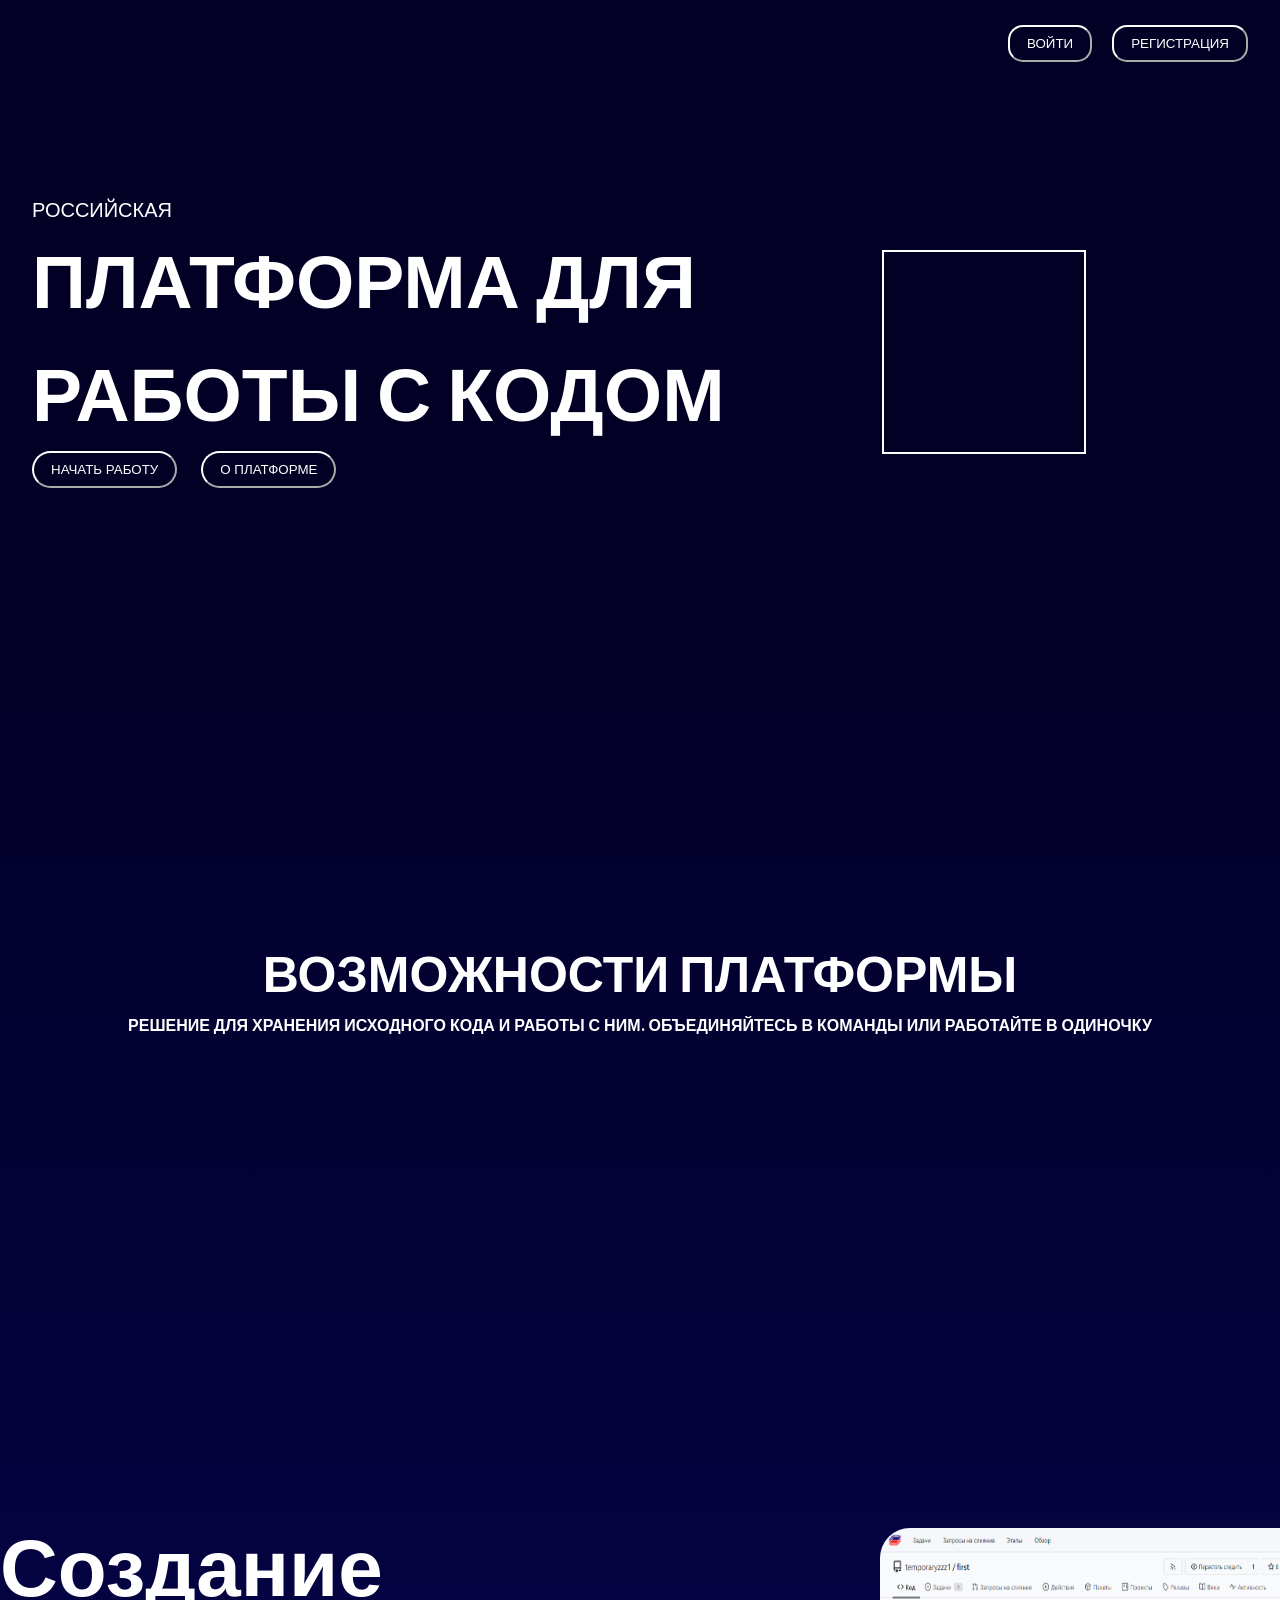
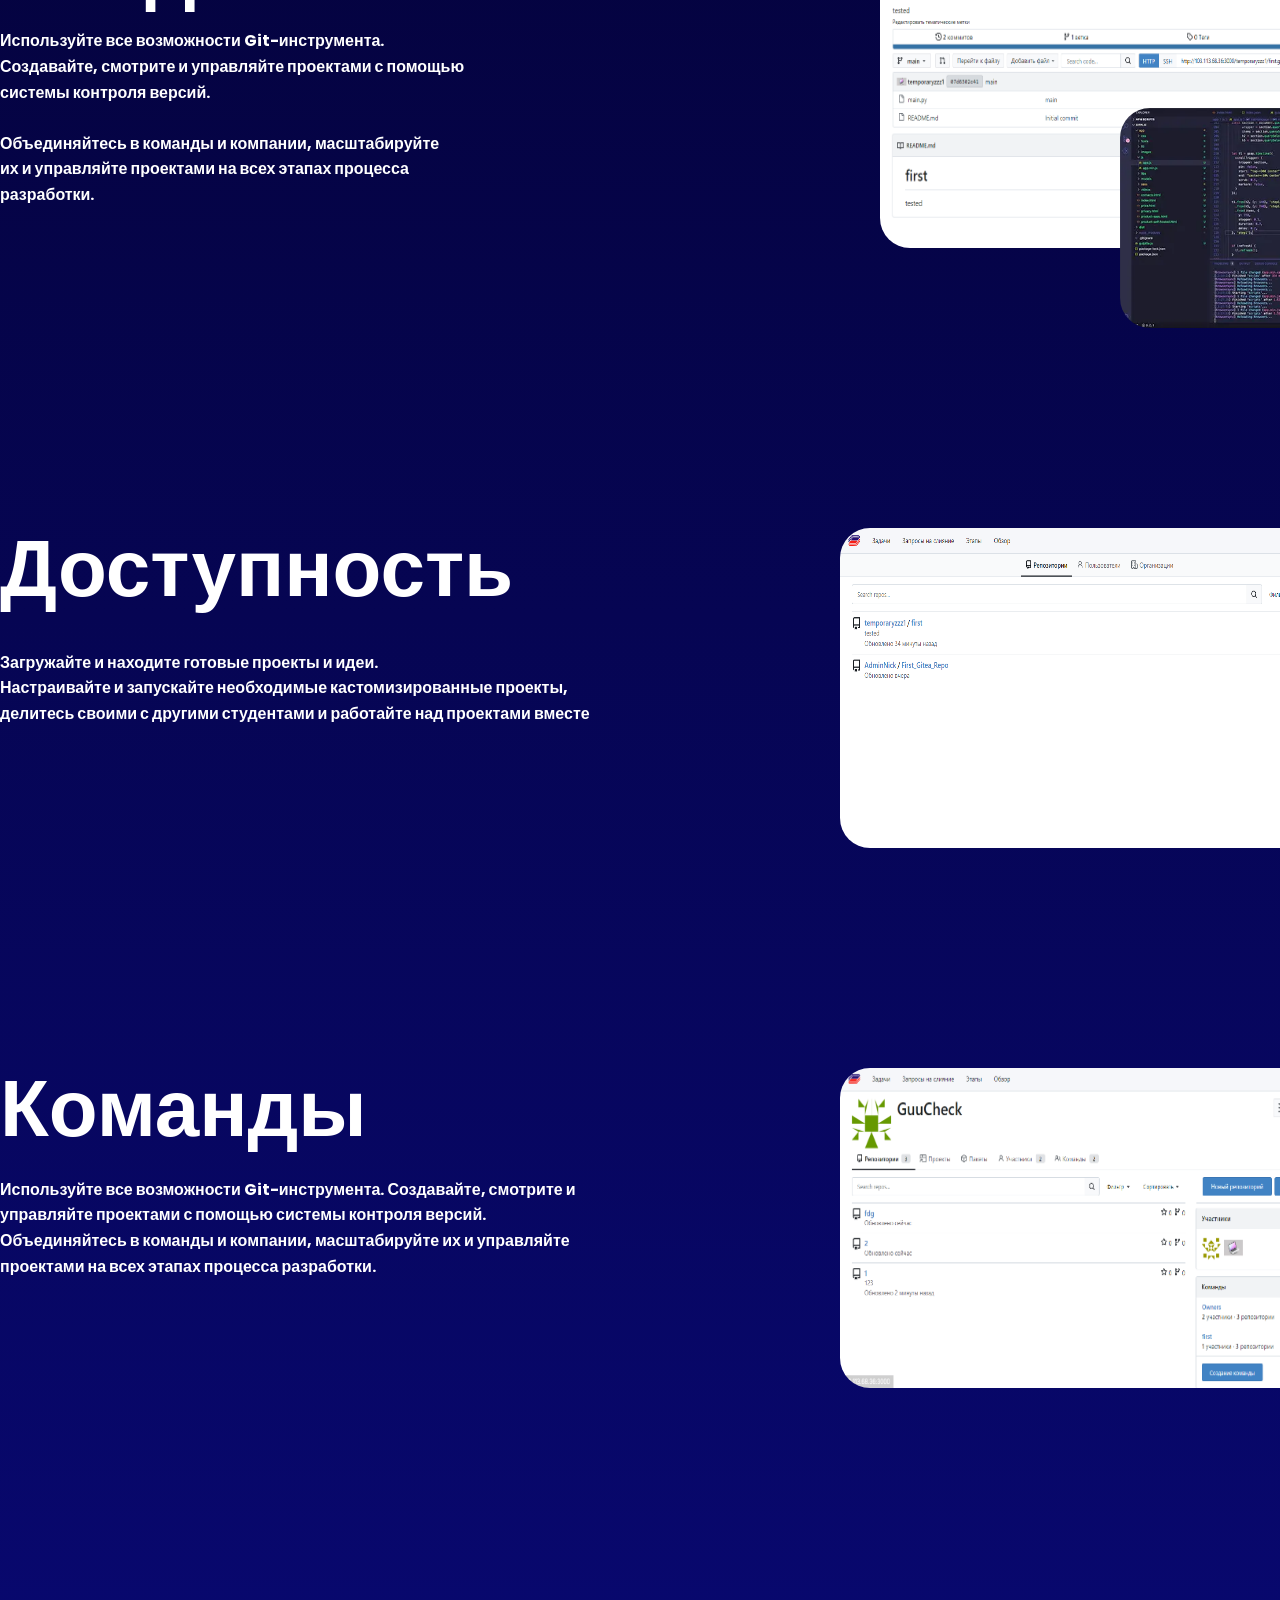
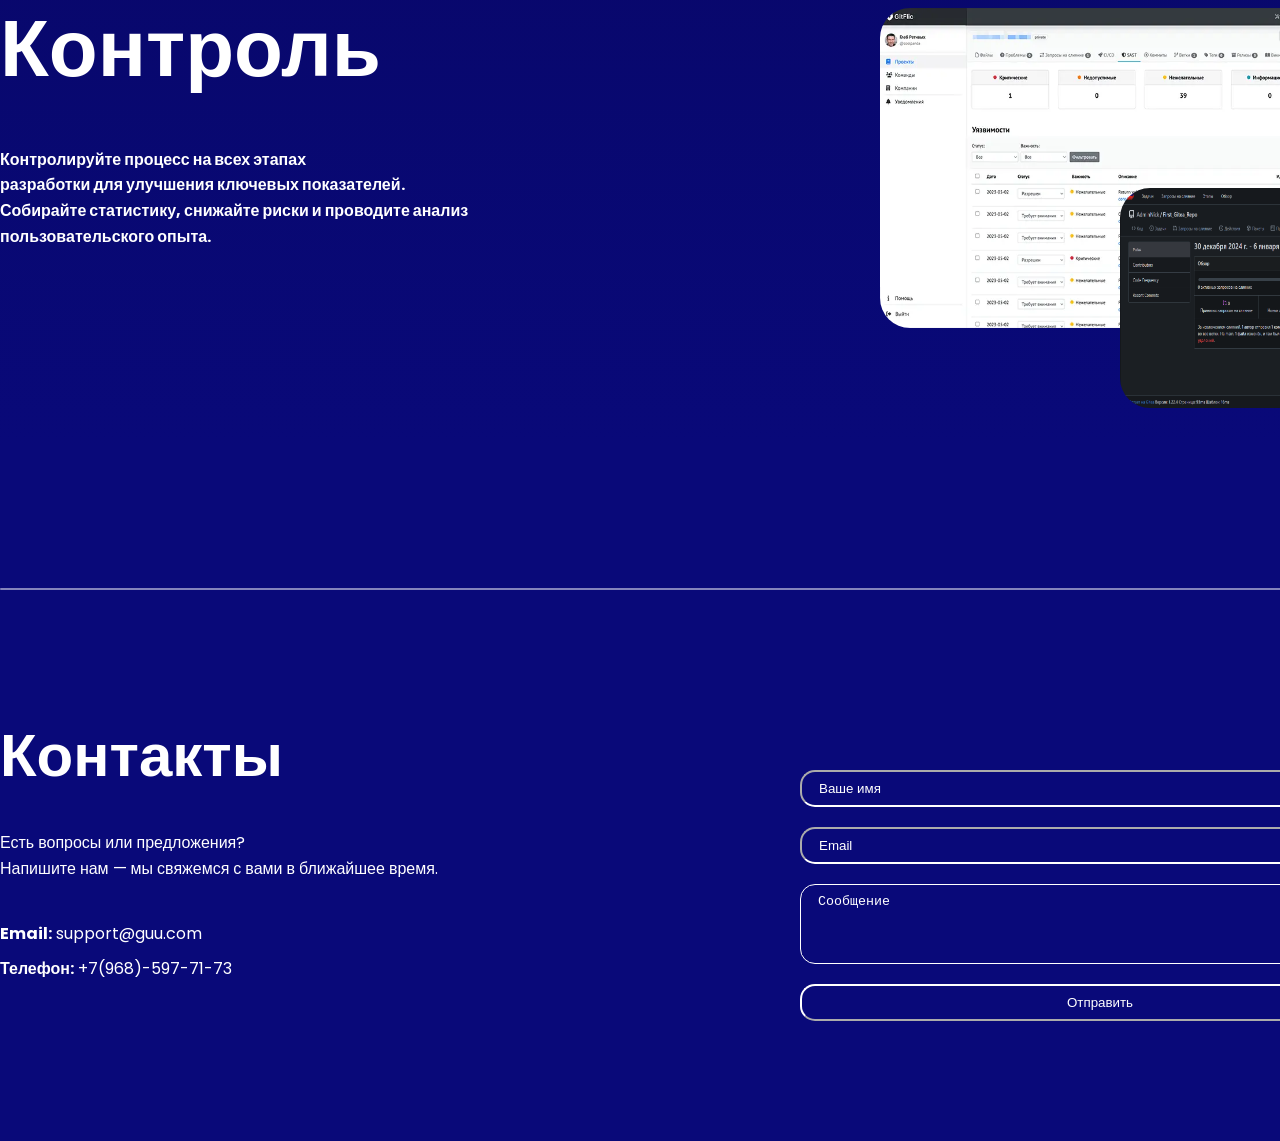
<file: html/index.html>
<!DOCTYPE html>
<html lang="en">
<head>
  <meta charset="UTF-8">
  <meta name="description" content="SUM GIT — российская платформа для работы с кодом. Создавайте репозитории, объединяйтесь в команды и управляйте проектами.">
  <link rel="stylesheet" href="/css/font.css">
  <link rel="stylesheet" href="/css/main.css">
  <link rel="stylesheet" href="/css/cube.css">
  <link rel="icon" type="image/png" href="/img/logo GUU.svg">
  <link rel="icon" type="image/svg+xml" href="/img/logo GUU.svg">
  <link rel="apple-touch-icon" href="/img/logo GUU.svg">
  <title>SUM GIT</title>
</head>
<body>
  <div class="wrapper">
    <header class="conteiner"> 
      <!--<span class="logo" href="">GIT SUM <img src="/img/logo GUU.svg" class="logoimg"></span> -->
      <nav>
          <ul>
            <a href="/html/login.html"> <button class="btn btnreg">ВОЙТИ</button> </a>
            <a href="/html/reg.html"> <button class="btn btnreg">РЕГИСТРАЦИЯ</button> </a>
            <!--
            <li class="btn"><a href="">ВОЙТИ</a></li>
            <li class="btn"><a href="">РЕГИСТРАЦИЯ</a></li>
            -->
          </ul>
      </nav>
    </header>

    <div class="hero conteiner"> 
      <div class="hero--info">
        <h5 >РОССИЙСКАЯ</h5>
        <h1>ПЛАТФОРМА  ДЛЯ РАБОТЫ С КОДОМ</h1>
        <a class="a_btnmain" href="/html/login.html"> <button class="btn btnmain">НАЧАТЬ РАБОТУ</button>  </a>
        <a class="a_btnmain" href="#description"> <button class="btn btnmain" >О ПЛАТФОРМЕ</button>  </a>
      </div>
      <!--<img src="/img/Git-logo-black.svg.png" alt="">
    -->
        <div class="cube">
          <div class="top"></div>
          <div class="right"></div>
          <div class="bottom"></div>
          <div class="left"></div>
          <div class="front"></div>
          <div class="back"></div>
        </div>
        <!--<div class="block_title" id="description">
          <h3>ВОЗМОЖНОСТИ ПЛАТФОРМЫ</h3>
          <div class="block_title-list">
          <h2>Решение для хранения исходного кода и работы с ним. Объединяйтесь в команды или работайте в одиночку </h2>
          </div> 
        </div> -->
      </div>
      <div class="container-content" id="description">
      <h3>ВОЗМОЖНОСТИ ПЛАТФОРМЫ</h3>
      <h4>Решение для хранения исходного кода и работы с ним. Объединяйтесь в команды или работайте в одиночку</h4>
      </div>
      <div class="container-list">
      <div class="about_block_title">
        <h1>Создание</h1>
      </div>
      <div class="about_block_list">
        <h4>
          Используйте все возможности Git-инструмента. <br>
          Создавайте, смотрите и управляйте проектами с помощью <br>
          системы контроля версий.<br><br>
          Объединяйтесь в команды и компании, масштабируйте <br>
          их и управляйте проектами на всех этапах процесса <br>
          разработки.
        </h4>
        <div class="images-group">
          <img src="/img/repository.png" width="520" height="320">
          <img src="/img/code.png" width="340" height="220">
        </div>
      </div>
      <div class="about_block_title">
        <h1>Доступность</h1>
      </div>
          <div class="about_block_list"> 
        <h4>
          Загружайте и находите готовые проекты и идеи. <br> Настраивайте и запускайте необходимые кастомизированные проекты, делитесь своими с другими студентами и работайте над проектами вместе
        </h4>
        <div class="images-group single">
            <img src="/img/observer.png" width="520px" height="320px" style=" border-radius: 30px;">
        </div>
      </div>
      <div class="about_block_title">
        <h1>Команды</h1>
      </div>
      <div class="about_block_list"> 
        <h4>
          Используйте все возможности Git-инструмента. Создавайте, смотрите и управляйте проектами с помощью системы контроля версий. <br> Объединяйтесь в команды и компании, масштабируйте их и управляйте проектами на всех этапах процесса разработки.
        </h4>
         <div class="images-group single">
            <img src="/img/org.png" width="520px" height="320px" style="border-radius: 30px;">
        </div>
      </div>
       <div class="about_block_title">
        <h1>Контроль</h1>
      </div>
      <div class="about_block_list"> 
        <h4>
          Контролируйте процесс на всех этапах <br> разработки для улучшения ключевых показателей. <br> Собирайте статистику, снижайте риски и проводите анализ пользовательского опыта.
        </h4>
      <div class="images-group">
            <img src="/img/defend.png" width="520px" height="320px" style="border-radius: 30px;">
            <img src="/img/activity.png" width="340px" height="220px" style="border-radius: 30px;">
      </div>
    </div>
    <hr class="divider">
  </div>
    <footer>
      <section class="contacts">
        <div class="contacts-container">
          <div class="contacts-left">
            <h2>Контакты</h2>
            <p>
              Есть вопросы или предложения? <br>
              Напишите нам — мы свяжемся с вами в ближайшее время.
            </p>
            <div class="contact-info">
              <div>
                <strong>Email:</strong>
                <span>support@guu.com</span>
              </div>
              <div>
                <strong>Телефон:</strong>
                <span>+7(968)-597-71-73</span>
              </div>
            </div>
          </div>
          <div class="contacts-right">
            <form class="contact-form" action="">
              <input type="text" placeholder="Ваше имя" required>
              <input type="email" placeholder="Email" required>
              <textarea placeholder="Сообщение" rows="4" required></textarea>
              <button type="submit">Отправить</button>
            </form>
          </div>
        </div>
      </section>
    </footer>
  </div>
  <script src="/scripts/main.js?v=2"></script>
</body>
</html>
</file>
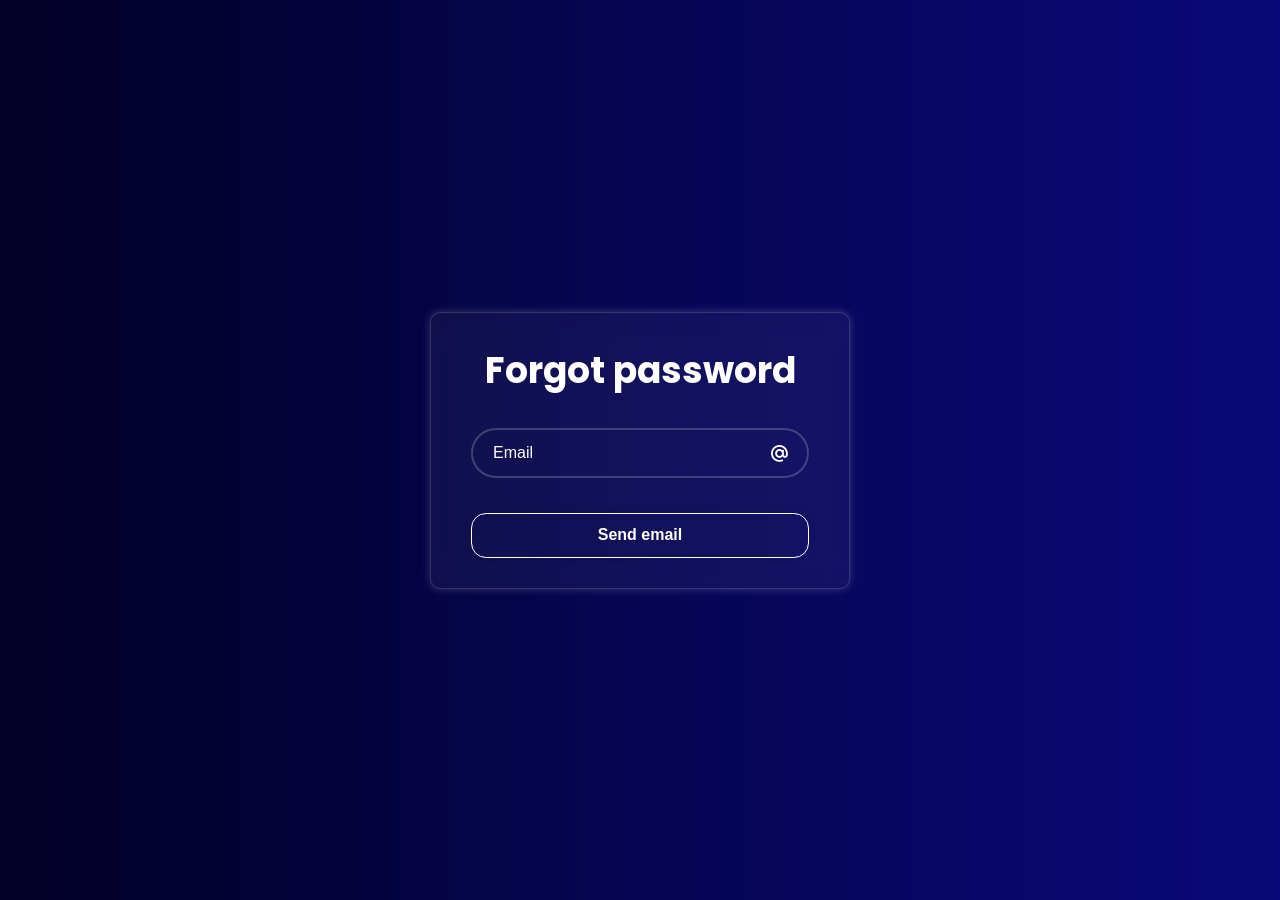
<file: html/forgot_password.html>
<!DOCTYPE html>
<html lang="en">
<head>
  <meta charset="UTF-8">
  <meta name="viewport" content="width=device-width, initial-scale=1.0">
  <link rel="stylesheet" href="/css/font.css">
  <link rel="stylesheet" href="/css/auth.css">
  <link rel="stylesheet" href="https://unpkg.com/boxicons@2.1.4/css/boxicons.min.css">
  <link rel="icon" type="image/png" href="/img/logo GUU.svg">
  <link rel="icon" type="image/svg+xml" href="/img/logo GUU.svg">
  <link rel="apple-touch-icon" href="/img/logo GUU.svg">
  <title>Forgot password</title>
</head>
<body>
  <div class="wrapper">
    <form action="">
    <h1>Forgot password</h1>
      <div class="input_box">
        <input type="email" placeholder="Email" required>
        <i class='bx bx-at'></i>
      </div>
      <button type="submit" class="btn">Send email</button>
    </form>
  </div>
  <script src="/scripts/main.js"></script>
</body>
</html>
</file>
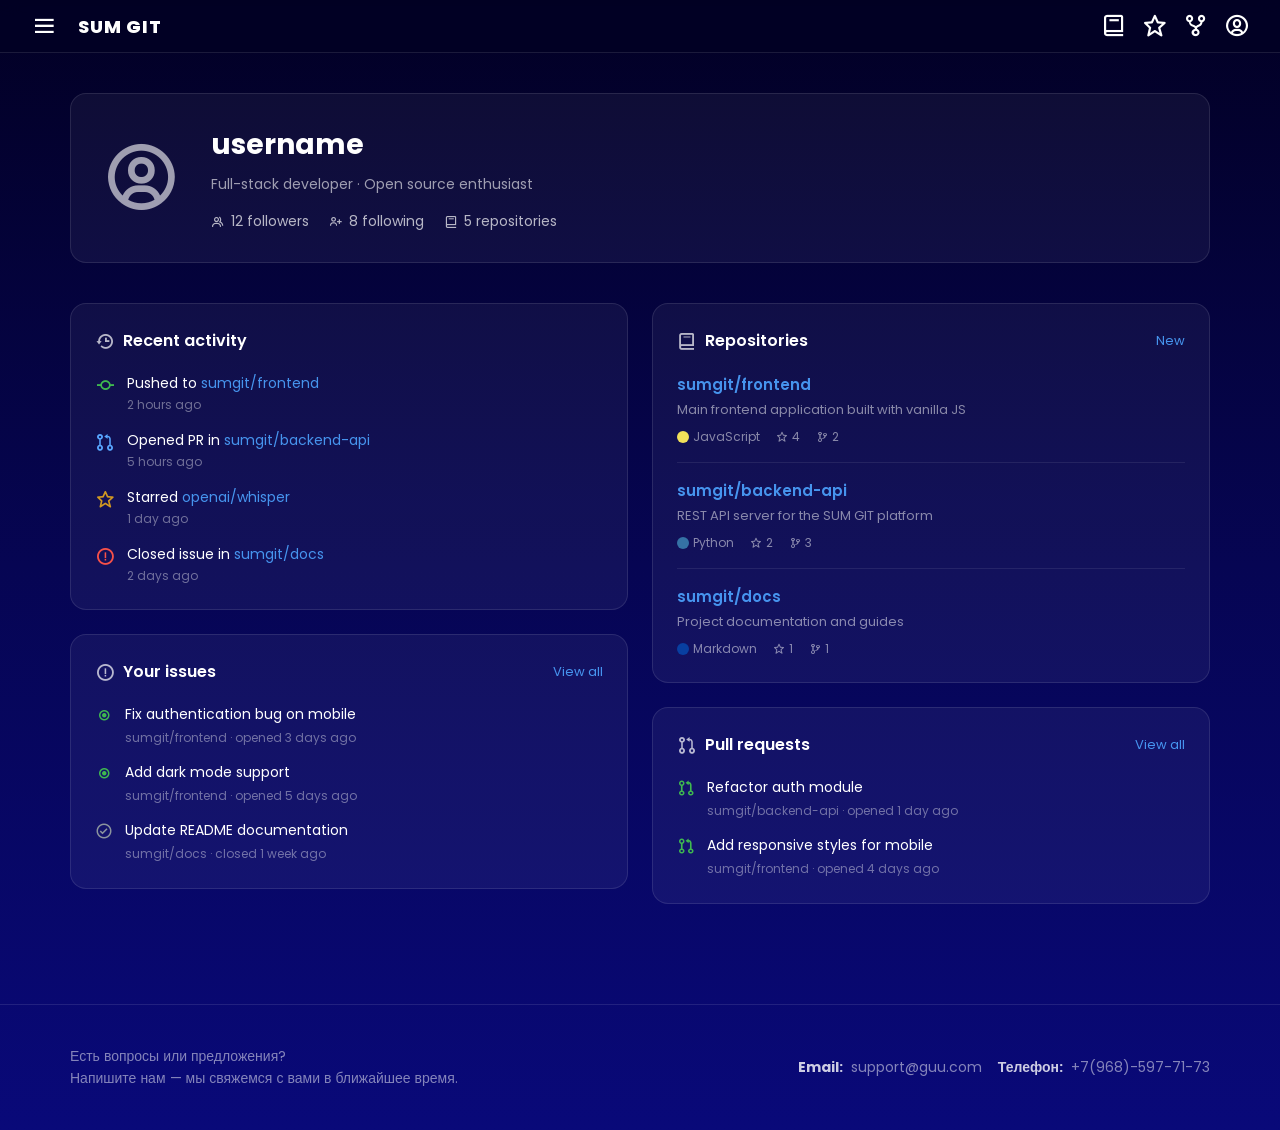
<file: html/lk.html>
<!DOCTYPE html>
<html lang="en">
<head>
  <meta charset="UTF-8">
  <meta name="viewport" content="width=device-width, initial-scale=1.0">
  <link rel="stylesheet" href="/css/font.css">
  <link rel="stylesheet" href="/css/lk.css"> 
  <link href="https://unpkg.com/boxicons@2.1.4/css/boxicons.min.css" rel="stylesheet">
  <link rel="icon" type="image/svg+xml" href="/img/logo GUU.svg">
  <link rel="apple-touch-icon" href="/img/logo GUU.svg">
  <title>LK</title>
</head>
<body>
  <div class="wrapper">
    <aside class="sidebar" id="sidebar">
      <div class="sidebar-header">
        <button class="close-btn" id="closeMenu"><i class="bx bx-x"></i></button>
      </div>
      <nav class="sidebar-nav">
        <a href="#" class="sidebar-item"><i class="bx bx-home-alt"></i> Home</a>
        <a href="#" class="sidebar-item"><i class="bx bx-error-circle"></i> Issues</a>
        <a href="#" class="sidebar-item"><i class="bx bx-git-pull-request"></i> Pull requests</a>
        <a href="#" class="sidebar-item"><i class="bx bx-book"></i> Repositories</a>
        <a href="#" class="sidebar-item"><i class="bx bx-git-repo-forked"></i> Projects</a>
      </nav>
      <div class="sidebar-section">
        <h4>Top repositories</h4>
        <a href="#" class="sidebar-item small"><i class="bx bx-book-alt"></i> sumgit/frontend</a>
        <a href="#" class="sidebar-item small"><i class="bx bx-book-alt"></i> sumgit/backend-api</a>
        <a href="#" class="sidebar-item small"><i class="bx bx-book-alt"></i> sumgit/docs</a>
      </div>
    </aside>


    <header class="container">
      <div class="header-left">
        <button class="menu-btn" id="openMenu"><i class="bx bx-menu" id="menuIcon"></i></button>
        <span class="logo-text">SUM GIT</span>
      </div>
      <div class="header-right">
        <ul>
          <li><a href="#" class="repositories_btn" title="Repositories"><i class="bx bx-book"></i></a></li>
          <li><a href="#" class="favoriets_btn" title="Favoriets"><i class="bx bx-star"></i></a></li>
          <li><a href="#" class="projects_btn" title="Projects"><i class="bx bx-git-repo-forked"></i></a></li>
          <li><a href="#" class="user_btn" title="Profile"><i class="bx bx-user-circle"></i></a></li>
        </ul>
      </div>
    </header>

    <div class="overlay" id="overlay"></div>

    
    <main class="main-content">

      <!-- ПРОФИЛЬ -->
      <section class="profile-section">
        <div class="profile-card">
          <div class="avatar">
            <i class="bx bx-user-circle"></i>
          </div>
          <div class="profile-info">
            <h2>username</h2>
            <p class="profile-bio">Full-stack developer · Open source enthusiast</p>
            <div class="profile-stats">
              <span><i class="bx bx-group"></i> 12 followers</span>
              <span><i class="bx bx-user-plus"></i> 8 following</span>
              <span><i class="bx bx-book"></i> 5 repositories</span>
            </div>
          </div>
        </div>
      </section>

      <!-- АКТИВНОСТЬ -->
      <section class="content-grid">

        <!-- Левая колонка -->
        <div class="col-left">

          <div class="card">
            <div class="card-header">
              <h3><i class="bx bx-history"></i> Recent activity</h3>
            </div>
            <ul class="activity-list">
              <li class="activity-item">
                <i class="bx bx-git-commit text-green"></i>
                <div>
                  <span class="activity-text">Pushed to <a href="#">sumgit/frontend</a></span>
                  <span class="activity-time">2 hours ago</span>
                </div>
              </li>
              <li class="activity-item">
                <i class="bx bx-git-pull-request text-blue"></i>
                <div>
                  <span class="activity-text">Opened PR in <a href="#">sumgit/backend-api</a></span>
                  <span class="activity-time">5 hours ago</span>
                </div>
              </li>
              <li class="activity-item">
                <i class="bx bx-star text-yellow"></i>
                <div>
                  <span class="activity-text">Starred <a href="#">openai/whisper</a></span>
                  <span class="activity-time">1 day ago</span>
                </div>
              </li>
              <li class="activity-item">
                <i class="bx bx-error-circle text-red"></i>
                <div>
                  <span class="activity-text">Closed issue in <a href="#">sumgit/docs</a></span>
                  <span class="activity-time">2 days ago</span>
                </div>
              </li>
            </ul>
          </div>

          <div class="card">
            <div class="card-header">
              <h3><i class="bx bx-error-circle"></i> Your issues</h3>
              <a href="#" class="card-link">View all</a>
            </div>
            <ul class="issue-list">
              <li class="issue-item open">
                <i class="bx bx-radio-circle-marked"></i>
                <div>
                  <a href="#">Fix authentication bug on mobile</a>
                  <span class="issue-meta">sumgit/frontend · opened 3 days ago</span>
                </div>
              </li>
              <li class="issue-item open">
                <i class="bx bx-radio-circle-marked"></i>
                <div>
                  <a href="#">Add dark mode support</a>
                  <span class="issue-meta">sumgit/frontend · opened 5 days ago</span>
                </div>
              </li>
              <li class="issue-item closed">
                <i class="bx bx-check-circle"></i>
                <div>
                  <a href="#">Update README documentation</a>
                  <span class="issue-meta">sumgit/docs · closed 1 week ago</span>
                </div>
              </li>
            </ul>
          </div>

        </div>

        <!-- Правая колонка -->
        <div class="col-right">

          <div class="card">
            <div class="card-header">
              <h3><i class="bx bx-book"></i> Repositories</h3>
              <a href="#" class="card-link">New</a>
            </div>
            <ul class="repo-list">
              <li class="repo-item">
                <div class="repo-info">
                  <a href="#" class="repo-name">sumgit/frontend</a>
                  <p class="repo-desc">Main frontend application built with vanilla JS</p>
                  <div class="repo-meta">
                    <span class="repo-lang"><span class="lang-dot js"></span>JavaScript</span>
                    <span><i class="bx bx-star"></i> 4</span>
                    <span><i class="bx bx-git-branch"></i> 2</span>
                  </div>
                </div>
              </li>
              <li class="repo-item">
                <div class="repo-info">
                  <a href="#" class="repo-name">sumgit/backend-api</a>
                  <p class="repo-desc">REST API server for the SUM GIT platform</p>
                  <div class="repo-meta">
                    <span class="repo-lang"><span class="lang-dot python"></span>Python</span>
                    <span><i class="bx bx-star"></i> 2</span>
                    <span><i class="bx bx-git-branch"></i> 3</span>
                  </div>
                </div>
              </li>
              <li class="repo-item">
                <div class="repo-info">
                  <a href="#" class="repo-name">sumgit/docs</a>
                  <p class="repo-desc">Project documentation and guides</p>
                  <div class="repo-meta">
                    <span class="repo-lang"><span class="lang-dot markdown"></span>Markdown</span>
                    <span><i class="bx bx-star"></i> 1</span>
                    <span><i class="bx bx-git-branch"></i> 1</span>
                  </div>
                </div>
              </li>
            </ul>
          </div>

          <div class="card">
            <div class="card-header">
              <h3><i class="bx bx-git-pull-request"></i> Pull requests</h3>
              <a href="#" class="card-link">View all</a>
            </div>
            <ul class="issue-list">
              <li class="issue-item open">
                <i class="bx bx-git-pull-request"></i>
                <div>
                  <a href="#">Refactor auth module</a>
                  <span class="issue-meta">sumgit/backend-api · opened 1 day ago</span>
                </div>
              </li>
              <li class="issue-item open">
                <i class="bx bx-git-pull-request"></i>
                <div>
                  <a href="#">Add responsive styles for mobile</a>
                  <span class="issue-meta">sumgit/frontend · opened 4 days ago</span>
                </div>
              </li>
            </ul>
          </div>

        </div>
      </section>

    </main>

    <!-- FOOTER -->
    <footer>
      <section class="contacts">
        <div class="contacts-container">
          <div class="contacts-left">
            <p>Есть вопросы или предложения? <br>
              Напишите нам — мы свяжемся с вами в ближайшее время.</p>
          </div>
          <div class="contacts-right">
            <div>
              <strong>Email:</strong>
              <span>support@guu.com</span>
              &nbsp;&nbsp;
              <strong>Телефон:</strong>
              <span>+7(968)-597-71-73</span>
            </div>
          </div>
        </div>
      </section>
    </footer>

  </div>
  <script src="/scripts/main.js"></script>
</body>
</html>
</file>
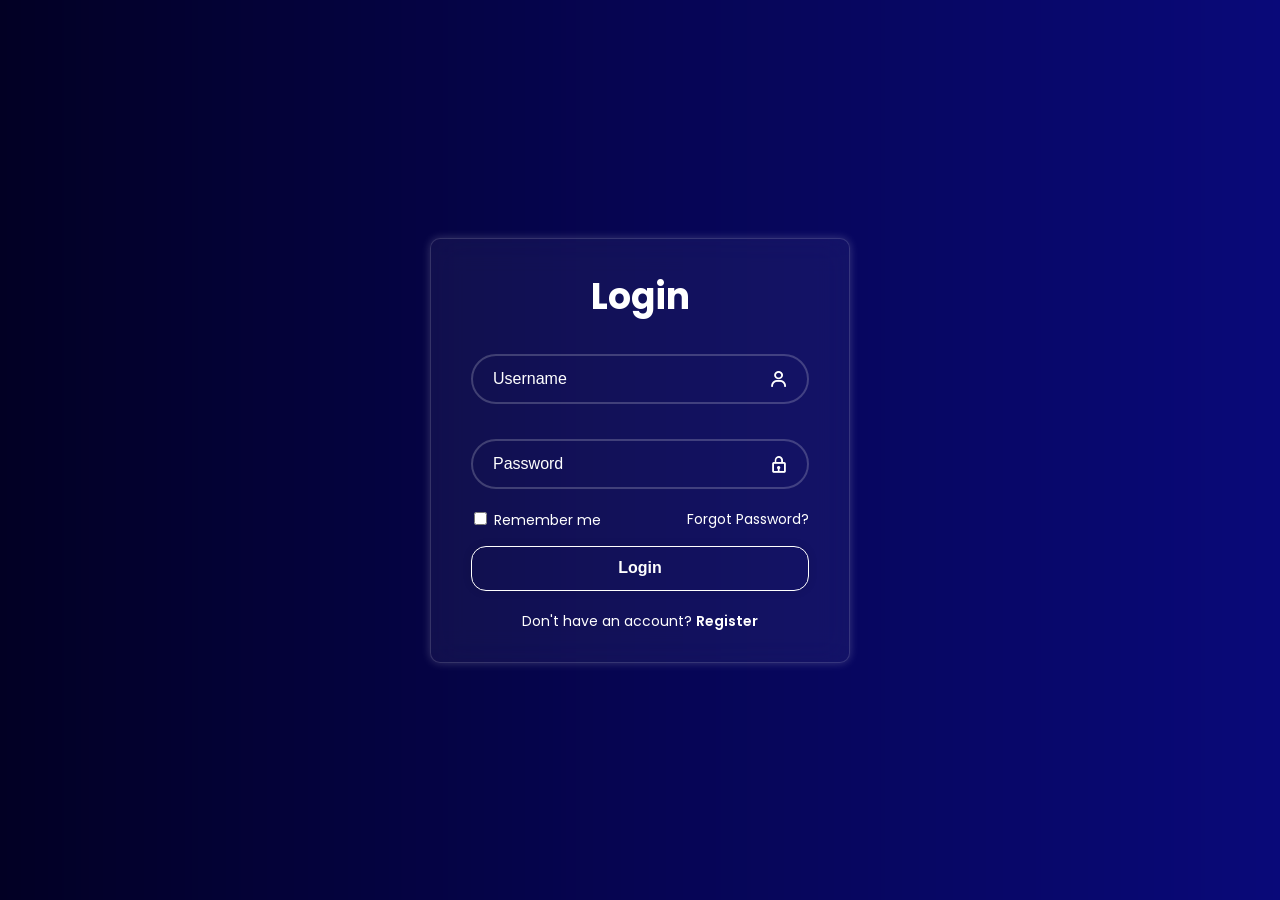
<file: html/login.html>
<!DOCTYPE html>
<html lang="en">
<head>
  <meta charset="UTF-8">
  <meta name="viewport" content="width=device-width, initial-scale=1.0">
  <link rel="stylesheet" href="/css/font.css">
  <link rel="stylesheet" href="/css/auth.css">
  <link rel="stylesheet" href="https://unpkg.com/boxicons@2.1.4/css/boxicons.min.css">
  <link rel="icon" type="image/png" href="/img/logo GUU.svg">
  <link rel="icon" type="image/svg+xml" href="/img/logo GUU.svg">
  <link rel="apple-touch-icon" href="/img/logo GUU.svg">
  <title>Login</title>
</head>
<body>
  <div class="wrapper">
    <form action="/html/lk.html">
    <h1>Login</h1>
      <div class="input_box">
        <input type="text" placeholder="Username" required>
        <i class='bx bx-user'></i>
      </div>
      <div class="input_box">
        <input type="password" placeholder="Password" required>
        <i class="bx bx-lock"></i>
      </div>
      <div class="remember">
        <label for="">
           <input type="checkbox"> Remember me
        </label>
        <a href="/html/forgot_password.html">Forgot Password?</a>
      </div>
      <button type="submit" class="btn"> Login </button>
      <div class="register_link"> 
        <p>Don't have an account? <a href="/html/reg.html"> Register </a> </p>
      </div>
    </form>
  </div>
  <script src="/scripts/main.js"></script>
</body>
</html>
</file>
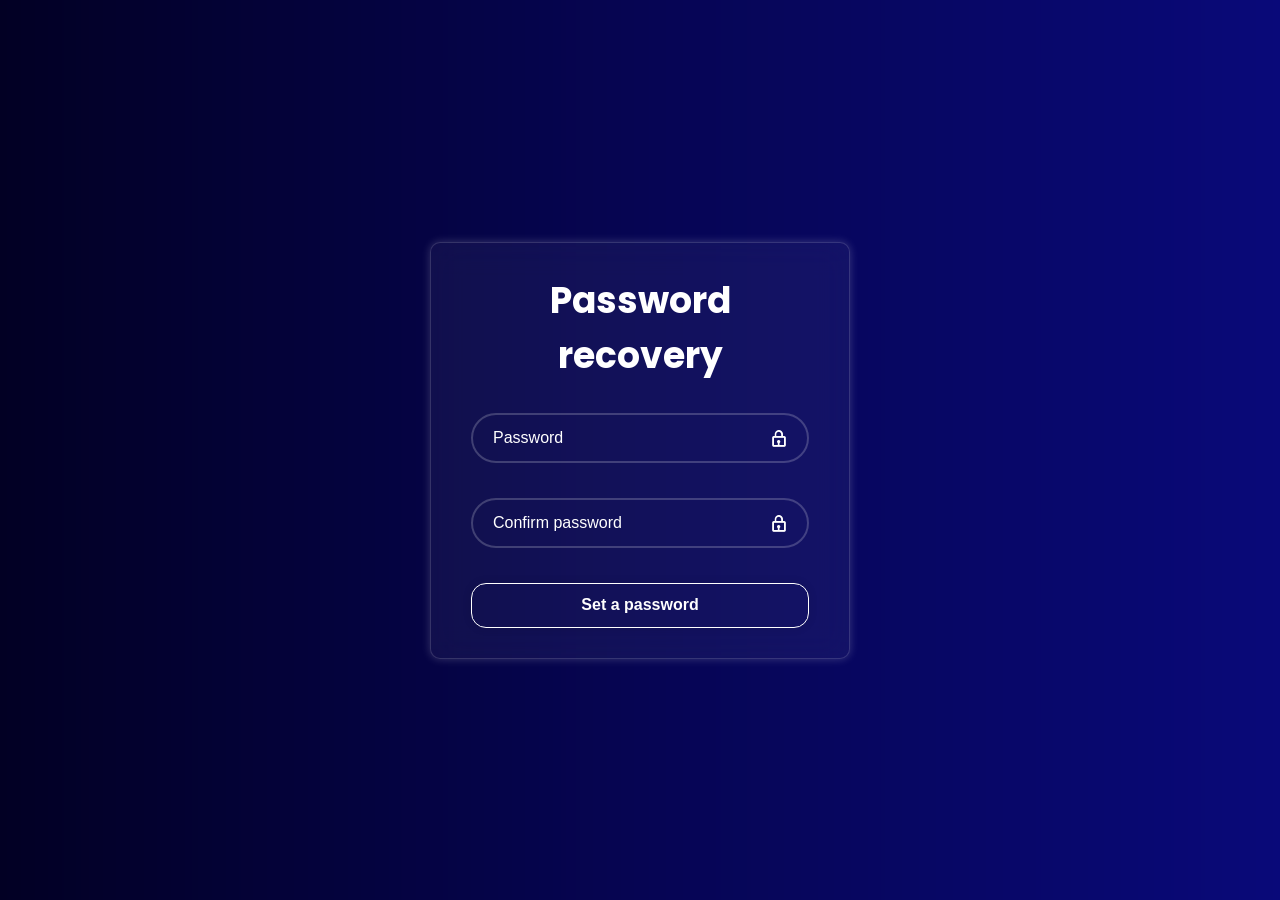
<file: html/password_recovery.html>
<!DOCTYPE html>
<html lang="en">
<head>
  <meta charset="UTF-8">
  <meta name="viewport" content="width=device-width, initial-scale=1.0">
  <link rel="stylesheet" href="/css/font.css">
  <link rel="stylesheet" href="/css/auth.css">
  <link rel="stylesheet" href="https://unpkg.com/boxicons@2.1.4/css/boxicons.min.css">
  <link rel="icon" type="image/png" href="/img/logo GUU.svg">
  <link rel="icon" type="image/svg+xml" href="/img/logo GUU.svg">
  <link rel="apple-touch-icon" href="/img/logo GUU.svg">
  <title>Password recovery</title>
</head>
<body>
  <div class="wrapper">
    <form id="resetForm" action="">
    <h1>Password recovery</h1>
      <div class="input_box">
        <input type="password" id="password" placeholder="Password" required>
        <i class="bx bx-lock"></i>
      </div>
      <div class="input_box">
        <input type="password" id="confirmPassword" placeholder="Confirm password" required>
        <i class="bx bx-lock"></i>
        <small class="error-message" id="confirmPasswordError"></small>
      </div>
      <button type="submit" class="btn">Set a password</button>
    </form>
  </div>
  <script src="/scripts/password_recovery.js"></script>
</body>
</html>
</file>
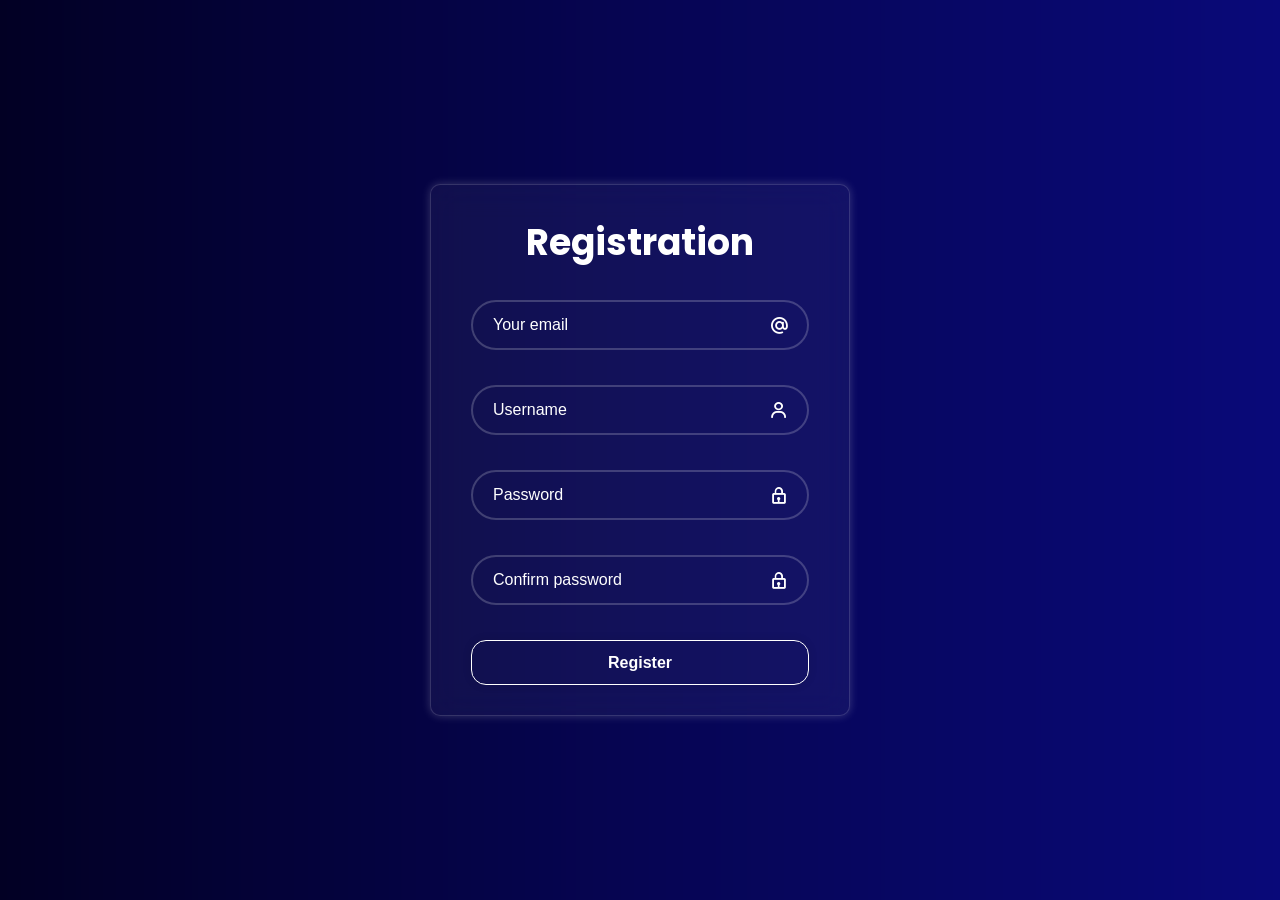
<file: html/reg.html>
<!DOCTYPE html>
<html lang="en">
<head>
  <meta charset="UTF-8">
  <meta name="viewport" content="width=device-width, initial-scale=1.0">
  <link rel="stylesheet" href="/css/font.css">
  <link rel="stylesheet" href="/css/auth.css">
  <link rel="stylesheet" href="https://unpkg.com/boxicons@2.1.4/css/boxicons.min.css">
  <link rel="icon" type="image/svg+xml" href="/img/logo GUU.svg">
  <link rel="apple-touch-icon" href="/img/logo GUU.svg">
  <title>Register</title>
</head>
<body>
  <div class="wrapper">
    <form action="" id="registerForm" novalidate>
      <h1>Registration</h1>
      <div class="input_box">
        <input type="email" id="email" placeholder="Your email" required>
        <i class="bx bx-at"></i>
        <small class="error-message" id="emailError"></small>
      </div>
      <div class="input_box">
        <input type="text" id="username" placeholder="Username" required>
        <i class="bx bx-user"></i>
      </div>
      <div class="input_box">
        <input type="password" id="password" placeholder="Password" required>
        <i class="bx bx-lock"></i>
      </div>
      <div class="input_box">
        <input type="password" id="confirmPassword" placeholder="Confirm password" required>
        <i class="bx bx-lock"></i>
        <small class="error-message" id="confirmPasswordError"></small>
      </div>
      <button type="submit" class="btn">Register</button>
    </form>
  </div>
  <script src="/scripts/main.js"></script>
</body>
</html>
</file>
<file: css/font.css>
@import url('https://fonts.googleapis.com/css2?family=Poppins:wght@300;400;500;700;800;900&display=swap');

.poppins-light {
  font-family: "Poppins", sans-serif;
  font-weight: 300;
  font-style: normal;
}

.poppins-regular {
  font-family: "Poppins", sans-serif;
  font-weight: 400;
  font-style: normal;
}

.poppins-medium {
  font-family: "Poppins", sans-serif;
  font-weight: 500;
  font-style: normal;
}

.poppins-bold {
  font-family: "Poppins", sans-serif;
  font-weight: 700;
  font-style: normal;
}

.poppins-extrabold {
  font-family: "Poppins", sans-serif;
  font-weight: 800;
  font-style: normal;
}

.poppins-black {
  font-family: "Poppins", sans-serif;
  font-weight: 900;
  font-style: normal;
}
</file>
<file: css/main.css>
*{
  margin: 0;
  padding: 0;
}

html, body {
  overflow-x: hidden;
}

html {
  scroll-behavior: smooth;
}

body{
  color: #fff;
  font-family: "Poppins", sans-serif;
  font-weight: 400;
  font-size: 16px;
}

a{
  text-decoration: none;
}

img{
  max-width: 100%;
}

/* градиент */
.wrapper{
  width: 100%;
  background: linear-gradient(180deg,rgba(2, 0, 36, 1) 13%, rgba(6, 5, 83, 1) 51%, rgba(9, 9, 121, 1) 84%);
}

.conteiner{
  width: 1400px;
  margin: 0 auto;
}

/* header */
.header{
  padding: 50px 0;
  font-weight: 800; 
  font-size: 30px;
}

header {
  position: sticky;
  top: 0;
  z-index: 100;
  transition: background 0.3s ease;
  padding: 15px 0;
}

header.scrolled {
  background: rgba(2, 0, 36, 0.95);
  backdrop-filter: blur(10px);
}

header nav{
  float: right;
  width: 50%;
}

header nav ul{
  position: relative; 
  z-index: 2;
  display: flex;
  justify-content: flex-end;
  gap: 20px;
  margin-top: 10px;
  list-style: none;
}

header .logo{
  font-weight: 900;
  text-transform: uppercase;
}

header nav ul li{
  display: inline-block;
}

header nav ul li a{
  color: #fff;
}

header nav ul li:not(.btn) a:hover{
  border-bottom: 5px solid #fff;
}

/*btn*/
.btn {
  border-color: #fff;
  border-radius: 15px;
  padding: 9px 17px;
  color: #fff;
  background-color: transparent;
  transition: all 500ms ease;
}

.btn:hover{
  background: rgb(10, 9, 59);
}

.btnreg:hover{
  transform: scale(1.05);
  cursor: pointer;
}

/*logo */
.logoimg{
  position: relative;
  top: 10px;
  left: 5px;
  width: 50px;
}

/* hero */
.hero{
  position: relative;
  z-index: 1;
  padding-bottom: 100px;
}

.hero--info{
  width: 730px;
  padding-top: 165px;
}

.hero--info h5{
  font-family: "Poppins", sans-serif;
  font-weight: 400;
  font-size: 20px;
  text-transform: uppercase;
}

.hero--info h1{
  font-family: "Poppins", sans-serif;
  font-weight: 700;
  font-size: 75px;
  text-transform: uppercase;
}

.hero--info button{
 position: relative;
}

/*кнопки hero*/
.btnmain {
  border-radius: 60px;
}

.wiki {
  border-radius: 60px;
}

.wiki:hover {
  background:#0A0ACF ;
  transform: scale(1.05);
}

/*отступ между кнопками (ссылки кнопки)*/
.a_btnmain + .a_btnmain {
  margin-left: 20px;
}

.btnmain:hover{
  transform: scale(1.1);
  cursor: pointer;
}

.hero .cube{
  position: absolute;
  top: 320px;
  left: 950px;
  width: 350px;
}

.container-content {
  display: flex;
  flex-direction: column;
  justify-content: center;
  align-items: center;
  padding: 350px 0; 
}

.container-content h3 {
  margin: 0 0 2px 0; 
  margin-bottom: 0;
  font-family: "Poppins", sans-serif;
  font-weight: 800;
  font-size: 50px;
  white-space: nowrap;
}

.container-content h4 {
  margin: 0;        
  padding: 0;
  font-weight: 600;       
  text-align: center;
  text-transform: uppercase;
}

.container-list{
  width: 1400px;
  margin: 0 auto;
}

.about_block_title{
  margin: 120px 0 40px 0;
  font-size: 40px;
  text-align: left;
}

/* ВАЖНО: один объединённый блок — flex + анимация */
.about_block_list {
  display: flex;
  justify-content: space-between;
  align-items: center;
  margin-top: -140px;
  margin-bottom: 200px;
  opacity: 0;
  transform: translateY(40px);
  transition: opacity 0.7s ease, transform 0.7s ease;
}

.about_block_list.visible {
  opacity: 1;
  transform: translateY(0);
}

.about_block_list h4 {
  width: 600px;
  line-height: 1.6;
}

.images-group {
  position: relative;
  width: 600px;
  height: 380px;
  display: flex;
  flex-direction: column;
  gap: 20px;
}

.images-group img:first-child {
  position: absolute;
  right: 0;
  top: 0;
  border-radius: 30px;
}

.images-group img:last-child {
  position: absolute;
  right: -60px;
  top: 180px;
  border-radius: 30px;
}

.images-group.single {
  display: flex;
  align-items: center;
  justify-content: flex-end;
  height: auto;
}

.images-group.single img {
  position: static;
  border-radius: 30px;
}

/* hover на картинках */
.images-group img {
  transition: transform 0.3s ease, box-shadow 0.3s ease;
}

.images-group img:hover {
  transform: translateY(-5px);
  box-shadow: 0 20px 40px rgba(0, 0, 100, 0.5);
}

.listimg{
  position: relative;
  top: 10px;
  left: 1000px;
  width: 50px;
}

.divider {
  border: none;           
  height: 2px;            
  background-color: #fff; 
  margin: 60px 0;         
  border-radius: 1px;     
  opacity: 0.5;          
}

.contacts {
  padding: 120px 0;
}

.contacts-container {
  width: 1400px;
  margin: 0 auto;
  display: flex;
  justify-content: space-between;
  align-items: flex-start;
}

.contacts-left {
  margin-top: -60px;
  width: 500px;
  color: white;
}

.contacts-left h2 {
  font-size: 60px;
  margin-bottom: 30px;
}

.contacts-left p {
  line-height: 1.6;
  margin-bottom: 40px;
}

.contact-info div {
  margin-bottom: 10px;
}
.contacts-right {
  width: 600px;
}

.contact-form {
  display: flex;
  flex-direction: column;
  gap: 20px;
}

.contact-form input,
.contact-form textarea {
  border-color: #fff;
  border-radius: 15px;
  padding: 9px 17px;
  color: #fff;
  background-color: transparent;
  transition: all 500ms ease;
}

.contact-form button {
  border-color: #fff;
  border-radius: 15px;
  padding: 9px 17px;
  color: #fff;
  cursor: pointer;
  background-color: transparent;
  transition: all 500ms ease;
}

.contact-form button:hover {
  transform: scale(1.01);
}

.contact-form input::placeholder{
  color: #fff;
}

.contact-form textarea::placeholder{
  color: #fff;
}

.contact-form textarea {
  resize: none;
  overflow-y: auto;
  scrollbar-width: thin;
  scrollbar-color: rgba(255, 255, 255, 0.5) transparent;
}

.contact-form textarea::-webkit-scrollbar {
  width: 6px;
}

.contact-form textarea::-webkit-scrollbar-track {
  background: transparent;
}

.contact-form textarea::-webkit-scrollbar-thumb {
  background-color: rgba(255, 255, 255, 0.4);
  border-radius: 10px;
  transition: background-color 0.3s ease;
}

.contact-form textarea::-webkit-scrollbar-thumb:hover {
  background-color: rgba(255, 255, 255, 0.8);
}

/*адаптивность*/

@media (max-width: 1400px) {
  .conteiner {
    width: 95%;
  }
}

@media (max-width: 1200px) {
  .conteiner {
    width: 90%;
  }

  .hero .cube{
    left: 700px;
    width: 300px;
  }
}

@media (max-width: 1210px) {
  .hero .cube {
    display: none;
  }
}

@media (max-width: 992px) {
  header nav {
    float: none;
    width: 100%;
    margin-top: 20px;
  }

  .hero--info {
    width: 100%;
  }

  .hero--info h1 {
    font-size: 40px;
  }

  .hero .cube{
    left: 500px;
    width: 250px;
  }
}

@media (max-width: 768px) {
  .conteiner {
    width: 95%;
  }

  .a_btnmain {
    display: block;
    margin-top: 15px;
    margin-left: 0 !important;
  }

  .hero--info h1 {
    font-size: 32px;
  }

  .hero--info h5 {
    font-size: 16px;
  }

  .hero .cube {
    top: 350px;
    left: calc(50% - 100px);
    width: 200px;
  }

  .container-content h3 {
    font-size: 24px;
    text-align: center;
    white-space: normal;
  }
}

@media (max-width: 480px) {
  .hero--info h1 {
    font-size: 26px;
  }

  .btn {
    padding: 7px 14px;
  }

  .hero .cube {
    top: 320px;
    width: 150px;
  }
}
</file>
<file: css/cube.css>
.cube {
  position: relative;
  top: 50%;
  left: 50%;
  width: 200px;
  height: 200px;
  margin-top: -100px;
  margin-left: -100px;
  -webkit-transform-style: preserve-3d;
  -webkit-animation: spin 6s infinite linear;
}

.cube div {
   position: absolute;
   display: block;
   width: 200px;
   height: 200px;
   border: 2px solid white;
   font-size:42px;
   line-height: 200px;
   text-align: center;
   background-color: transparent;
   mix-blend-mode:contrast;
}

.cube div.top { 
  margin-top: -50px;
   -webkit-transform: rotateX(90deg);
}

.cube div.right { 
  margin-left: 50px;
   -webkit-transform: rotateY(90deg);
}

.cube div.bottom { 
  margin-top: 50px;
   -webkit-transform: rotateX(-90deg);
}

.cube div.left { 
  margin-left: -50px;
   -webkit-transform: rotateY(-90deg);
}

.cube div.front {
   -webkit-transform: translateZ(50px);
}

.cube div.back {
   -webkit-transform: translateZ(-50px) rotateX(180deg);
  
}

.cube div.back span{ 
  transform: rotate(-180deg);
}

@-webkit-keyframes spin {
  0% {-webkit-transform: rotateX(-20deg) rotateY(20deg);}
  100% {-webkit-transform: rotateX(-20deg) rotateY(380deg);}
}
</file>
<file: css/auth.css>
*{
  margin: 0;
  padding: 0;
  box-sizing: border-box;
}

body {
  display: flex;
  justify-content: center;
  align-items: center;
  min-height: 100vh;
  background: url(/img/gradient_1.png);
  font-family: "Poppins", sans-serif;
  font-weight: 400;
  background-size: cover;
  background-position: center;
  color: #fff;
}

.wrapper {
  position: relative;
  width: 420px;
  color: #fff;
  background: rgba(255, 255, 255, 0.05);
  backdrop-filter: blur(15px);
  -webkit-backdrop-filter: blur(20px);
  border: 1px solid rgba(255, 255, 255, 0.15);
  box-shadow: 0 0 10px rgba(255, 255, 255, 0.2);
  border-radius: 10px;
  padding: 30px 40px;
  opacity: 0;
  transform: translateY(40px) scale(0.96);
  animation: fadeInUp 0.9s cubic-bezier(0.22, 1, 0.36, 1) forwards;
}

.wrapper::before {
  content: "";
  position: absolute;
  inset: 0;
  overflow: hidden;
  border-radius: 10px;
  background: radial-gradient(
    40px circle at var(--x) var(--y),
    rgba(255, 255, 255, 0.25),
    transparent 70%
  );
  opacity: 0;
  transition: opacity 0.3s ease;
  pointer-events: none;
}

.wrapper:hover::before {
  opacity: 1;
}

@keyframes fadeInUp {
  to {
    opacity: 1;
    transform: translateY(0) scale(1);
  }
}

.wrapper h1 {
  font-size: 36px;
  text-align: center;
  margin-bottom: 10px;
}

.input_box {
  width: 100%;
  height: 50px;
  margin: 30px 0 35px 0;
  position: relative;
}

.input_box input {
  width: 100%;
  height: 100%;
  background: transparent;
  outline: none;
  border: 2px solid rgba(255, 255, 255, 0.2);
  border-radius: 40px;
  font-size: 16px;
  color: #fff;
  padding: 20px 45px 20px 20px;
  transition: border-color 0.3s ease, box-shadow 0.3s ease;
}

.input_box input::placeholder {
  color: #fff;
}

.input_box input:focus {
  border-color: rgba(77, 163, 255, 0.8);
  box-shadow: 0 0 10px rgba(77, 163, 255, 0.4);
}

.input_box i {
  position: absolute;
  right: 20px;
  top: 50%;
  transform: translateY(-50%);
  font-size: 20px;
  pointer-events: none;
}

input.error {
  border-color: #ff4d4d !important;
  box-shadow: 0 0 8px rgba(255, 77, 77, 0.5) !important;
}

.error-message {
  color: #ff4d4d !important;
  font-size: 12px !important;
  display: block !important;
  position: absolute;
  bottom: -20px;
  left: 20px;
}

.btn {
  width: 100%;
  height: 45px;
  border: 1px solid #fff;
  box-shadow: 0 0 10px rgba(0, 0, 0, 0.1);
  font-size: 16px;
  cursor: pointer;
  border-radius: 15px;
  font-weight: 600;
  color: #fff;
  background-color: transparent;
  transition: all 500ms ease;
}

.btn:hover {
  background: rgb(10, 9, 59);
  transform: translateY(-2px);
}

.remember {
  display: flex;
  justify-content: space-between;
  font-size: 14px;
  margin: -15px 0 15px;
}

.remember label input {
  accent-color: #fff;
  margin: 3px;
}

.remember a {
  color: #fff;
  text-decoration: none;
}

.remember a:hover {
  text-decoration: underline;
}

.register_link {
  font-size: 14px;
  text-align: center;
  margin-top: 20px;
}

.register_link p a {
  color: #fff;
  text-decoration: none;
  font-weight: 600;
}

.register_link p a:hover {
  text-decoration: underline;
}
</file>
<file: css/lk.css>
* {
  margin: 0;
  padding: 0;
  box-sizing: border-box;
}

body {
  color: #fff;
  font-family: "Poppins", sans-serif;
  font-weight: 400;
  font-size: 16px;
  background: linear-gradient(180deg, rgba(2, 0, 36, 1) 0%, rgba(6, 5, 83, 1) 50%, rgba(9, 9, 121, 1) 100%);
  min-height: 100vh;
}

html, body {
  overflow-x: hidden;
}

html {
  scroll-behavior: smooth;
}

img {
  max-width: 100%;
}

a {
  text-decoration: none;
  color: inherit;
}

.wrapper {
  width: 100%;
  min-height: 100vh;
}

header.container {
  position: sticky;
  top: 0;
  z-index: 100;
  display: flex;
  justify-content: space-between;
  align-items: center;
  padding: 12px 30px;
  background: rgba(2, 0, 36, 0.95);
  backdrop-filter: blur(10px);
  border-bottom: 1px solid rgba(255, 255, 255, 0.1);
}

.header-left,
.header-right {
  display: flex;
  align-items: center;
  gap: 20px;
}

.logo-text {
  font-weight: 800;
  font-size: 18px;
  letter-spacing: 1px;
}

ul {
  display: flex;
  gap: 15px;
  list-style: none;
  padding: 0;
  margin: 0;
}

.menu-btn {
  background: none;
  border: none;
  color: white;
  cursor: pointer;
  display: flex;
  align-items: center;
}

.menu-btn i {
  font-size: 28px;
  transition: transform 0.3s ease;
}

.menu-btn.morph i {
  transform: rotate(180deg);
}

.projects_btn i,
.favoriets_btn i,
.repositories_btn i,
.user_btn i {
  font-size: 26px;
  color: white;
  display: flex;
  align-items: center;
  transition: color 0.2s ease;
}

.projects_btn:hover i,
.favoriets_btn:hover i,
.repositories_btn:hover i,
.user_btn:hover i {
  color: rgba(77, 163, 255, 0.9);
}

body.no-scroll {
  overflow: hidden;
}

.overlay {
  position: fixed;
  inset: 0;
  background: rgba(0, 0, 0, 0.5);
  opacity: 0;
  pointer-events: none;
  transition: opacity 0.3s ease;
  z-index: 1001;
}

.overlay.active {
  opacity: 1;
  pointer-events: all;
}

.sidebar {
  position: fixed;
  top: 0;
  left: 0;
  width: 260px;
  height: 100vh;
  background: rgba(6, 5, 83, 1);
  border-right: 1px solid rgba(255, 255, 255, 0.15);
  border-top-right-radius: 20px;
  border-bottom-right-radius: 20px;
  padding: 20px;
  display: flex;
  flex-direction: column;
  gap: 20px;
  transform: translateX(-100%);
  transition: transform 0.3s ease;
  z-index: 1002;
}

.sidebar.active {
  transform: translateX(0);
}

.sidebar-header {
  display: flex;
  justify-content: flex-end;
}

.close-btn {
  background: none;
  border: none;
  color: #c9d1d9;
  cursor: pointer;
}

.close-btn i {
  font-size: 28px;
}

.sidebar-nav {
  display: flex;
  flex-direction: column;
  gap: 4px;
}

.sidebar-item {
  display: flex;
  align-items: center;
  gap: 10px;
  color: #c9d1d9;
  padding: 8px 12px;
  border-radius: 8px;
  font-size: 14px;
  transition: background 0.2s ease;
}

.sidebar-item i {
  font-size: 18px;
}

.sidebar-item:hover {
  background: rgba(255, 255, 255, 0.1);
  color: #fff;
}

.sidebar-section h4 {
  font-size: 12px;
  opacity: 0.5;
  text-transform: uppercase;
  letter-spacing: 1px;
  margin-bottom: 8px;
  padding: 0 12px;
}

.small {
  font-size: 13px;
  opacity: 0.8;
}

.main-content {
  max-width: 1200px;
  margin: 0 auto;
  padding: 40px 30px;
}

.profile-section {
  margin-bottom: 40px;
}

.profile-card {
  display: flex;
  align-items: center;
  gap: 30px;
  background: rgba(255, 255, 255, 0.05);
  border: 1px solid rgba(255, 255, 255, 0.1);
  border-radius: 16px;
  padding: 30px;
}

.avatar i {
  font-size: 80px;
  color: rgba(255, 255, 255, 0.6);
}

.profile-info h2 {
  font-size: 28px;
  font-weight: 700;
  margin-bottom: 8px;
}

.profile-bio {
  color: rgba(255, 255, 255, 0.6);
  font-size: 14px;
  margin-bottom: 16px;
}

.profile-stats {
  display: flex;
  gap: 20px;
  font-size: 14px;
  color: rgba(255, 255, 255, 0.7);
}

.profile-stats span {
  display: flex;
  align-items: center;
  gap: 6px;
}

.content-grid {
  display: grid;
  grid-template-columns: 1fr 1fr;
  gap: 24px;
}

.col-left,
.col-right {
  display: flex;
  flex-direction: column;
  gap: 24px;
}

.card {
  background: rgba(255, 255, 255, 0.05);
  border: 1px solid rgba(255, 255, 255, 0.1);
  border-radius: 16px;
  padding: 24px;
  transition: border-color 0.3s ease;
}

.card:hover {
  border-color: rgba(255, 255, 255, 0.25);
}

.card-header {
  display: flex;
  justify-content: space-between;
  align-items: center;
  margin-bottom: 20px;
}

.card-header h3 {
  display: flex;
  align-items: center;
  gap: 8px;
  font-size: 16px;
  font-weight: 600;
}

.card-header h3 i {
  font-size: 20px;
  color: rgba(255, 255, 255, 0.7);
}

.card-link {
  font-size: 13px;
  color: rgba(77, 163, 255, 0.9);
  transition: color 0.2s ease;
}

.card-link:hover {
  color: #fff;
}

.activity-list {
  display: flex;
  flex-direction: column;
  gap: 16px;
  list-style: none;
}

.activity-item {
  display: flex;
  align-items: flex-start;
  gap: 12px;
}

.activity-item i {
  font-size: 20px;
  margin-top: 2px;
  flex-shrink: 0;
}

.activity-text {
  font-size: 14px;
  display: block;
}

.activity-text a {
  color: rgba(77, 163, 255, 0.9);
}

.activity-text a:hover {
  text-decoration: underline;
}

.activity-time {
  font-size: 12px;
  color: rgba(255, 255, 255, 0.4);
  margin-top: 2px;
  display: block;
}

.text-green { color: #3fb950; }
.text-blue  { color: #58a6ff; }
.text-yellow { color: #d29922; }
.text-red   { color: #f85149; }

.issue-list {
  display: flex;
  flex-direction: column;
  gap: 14px;
  list-style: none;
}

.issue-item {
  display: flex;
  align-items: flex-start;
  gap: 12px;
  font-size: 14px;
}

.issue-item i {
  font-size: 18px;
  flex-shrink: 0;
  margin-top: 2px;
}

.issue-item.open i  { color: #3fb950; }
.issue-item.closed i { color: #8b949e; }

.issue-item a {
  color: #fff;
  display: block;
  margin-bottom: 2px;
}

.issue-item a:hover {
  color: rgba(77, 163, 255, 0.9);
}

.issue-meta {
  font-size: 12px;
  color: rgba(255, 255, 255, 0.4);
}

.repo-list {
  display: flex;
  flex-direction: column;
  gap: 16px;
  list-style: none;
}

.repo-item {
  padding-bottom: 16px;
  border-bottom: 1px solid rgba(255, 255, 255, 0.08);
}

.repo-item:last-child {
  border-bottom: none;
  padding-bottom: 0;
}

.repo-name {
  font-size: 15px;
  font-weight: 600;
  color: rgba(77, 163, 255, 0.9);
  display: block;
  margin-bottom: 4px;
}

.repo-name:hover {
  text-decoration: underline;
}

.repo-desc {
  font-size: 13px;
  color: rgba(255, 255, 255, 0.5);
  margin-bottom: 8px;
}

.repo-meta {
  display: flex;
  gap: 16px;
  font-size: 12px;
  color: rgba(255, 255, 255, 0.5);
  align-items: center;
}

.repo-meta span {
  display: flex;
  align-items: center;
  gap: 4px;
}

.repo-lang {
  display: flex;
  align-items: center;
  gap: 6px;
}

.lang-dot {
  width: 12px;
  height: 12px;
  border-radius: 50%;
  display: inline-block;
}

.lang-dot.js       { background: #f1e05a; }
.lang-dot.python   { background: #3572A5; }
.lang-dot.markdown { background: #083fa1; }

footer {
  margin-top: 60px;
  border-top: 1px solid rgba(255, 255, 255, 0.1);
}

.contacts {
  padding: 40px 0;
}

.contacts-container {
  max-width: 1200px;
  margin: 0 auto;
  padding: 0 30px;
  display: flex;
  justify-content: space-between;
  align-items: center;
  flex-wrap: wrap;
  gap: 20px;
}

.contacts-left p {
  font-size: 14px;
  color: rgba(255, 255, 255, 0.5);
  line-height: 1.6;
}

.contacts-right {
  font-size: 14px;
  color: rgba(255, 255, 255, 0.5);
}

.contacts-right strong {
  color: rgba(255, 255, 255, 0.8);
  margin-right: 4px;
}

@media (max-width: 900px) {
  .content-grid {
    grid-template-columns: 1fr;
  }
}

@media (max-width: 600px) {
  .profile-card {
    flex-direction: column;
    text-align: center;
  }

  .profile-stats {
    justify-content: center;
    flex-wrap: wrap;
  }

  header.container {
    padding: 12px 16px;
  }

  .main-content {
    padding: 24px 16px;
  }
}
</file>
